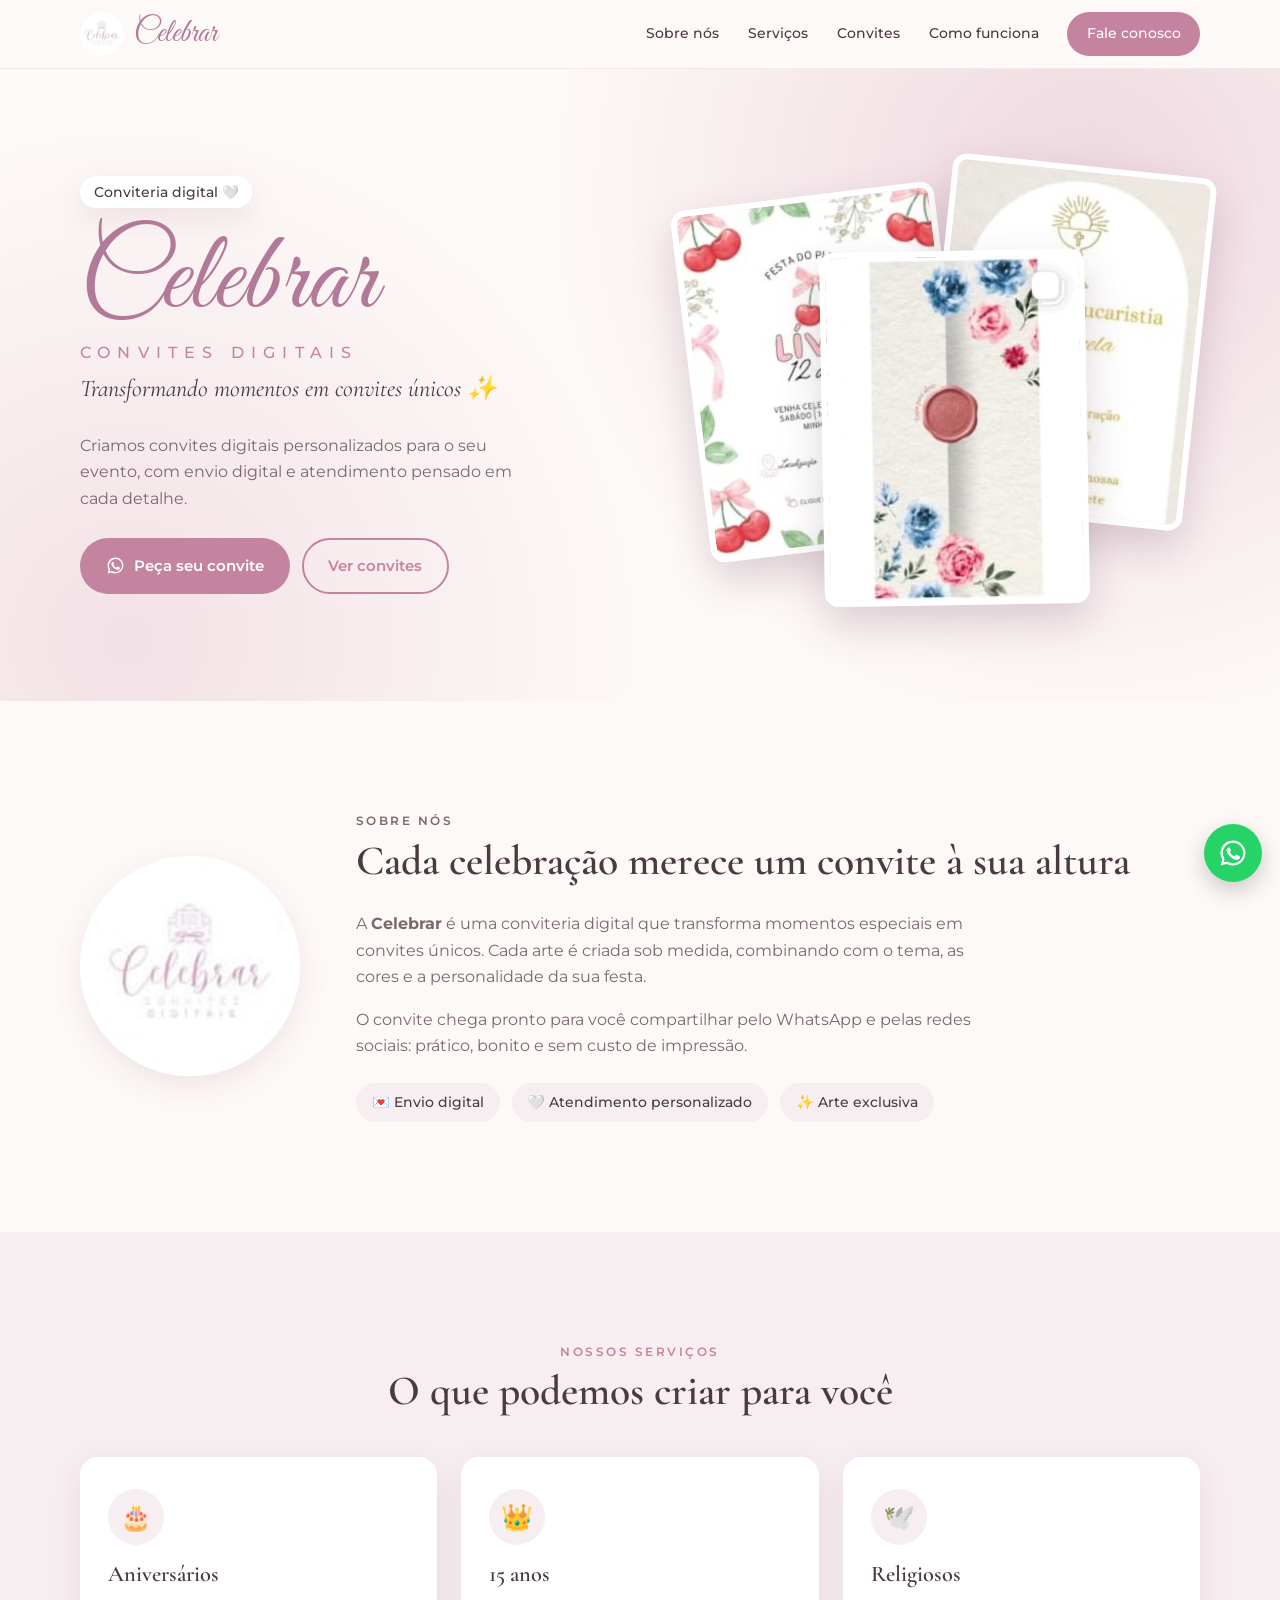
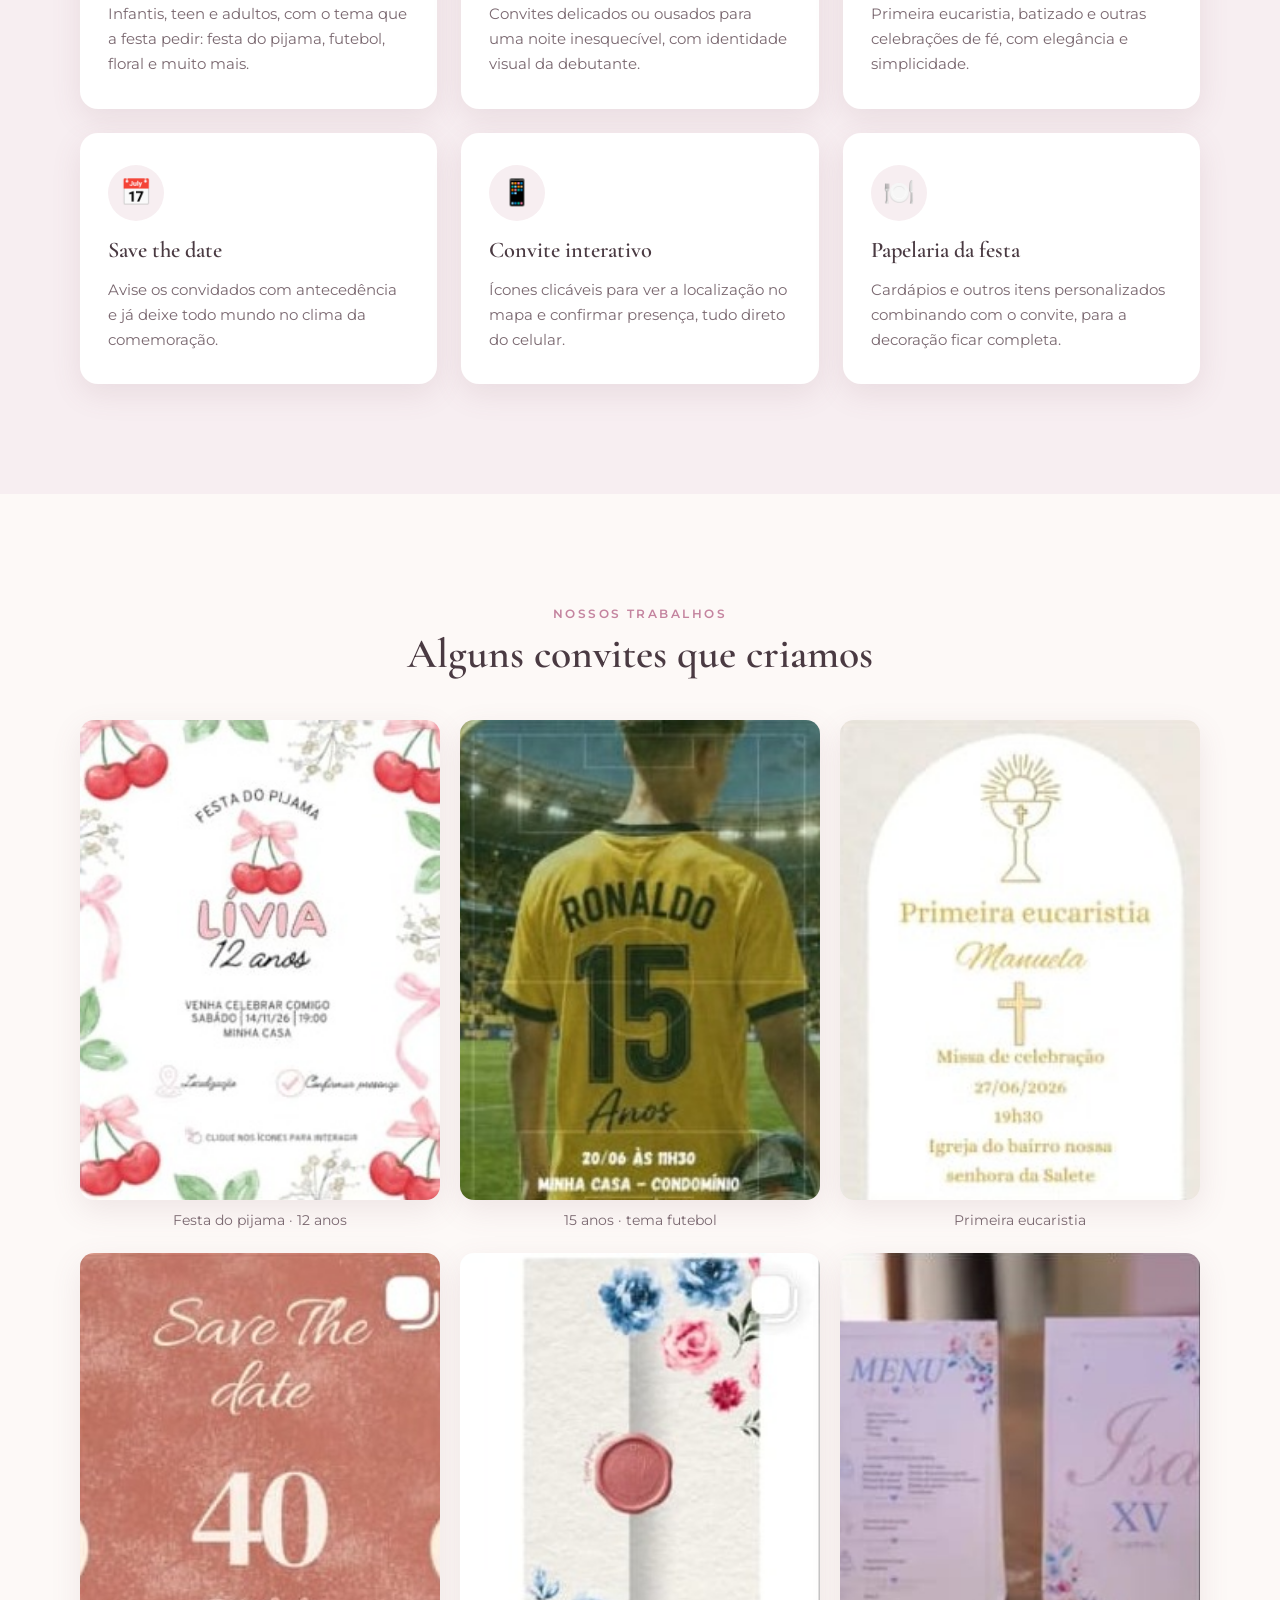
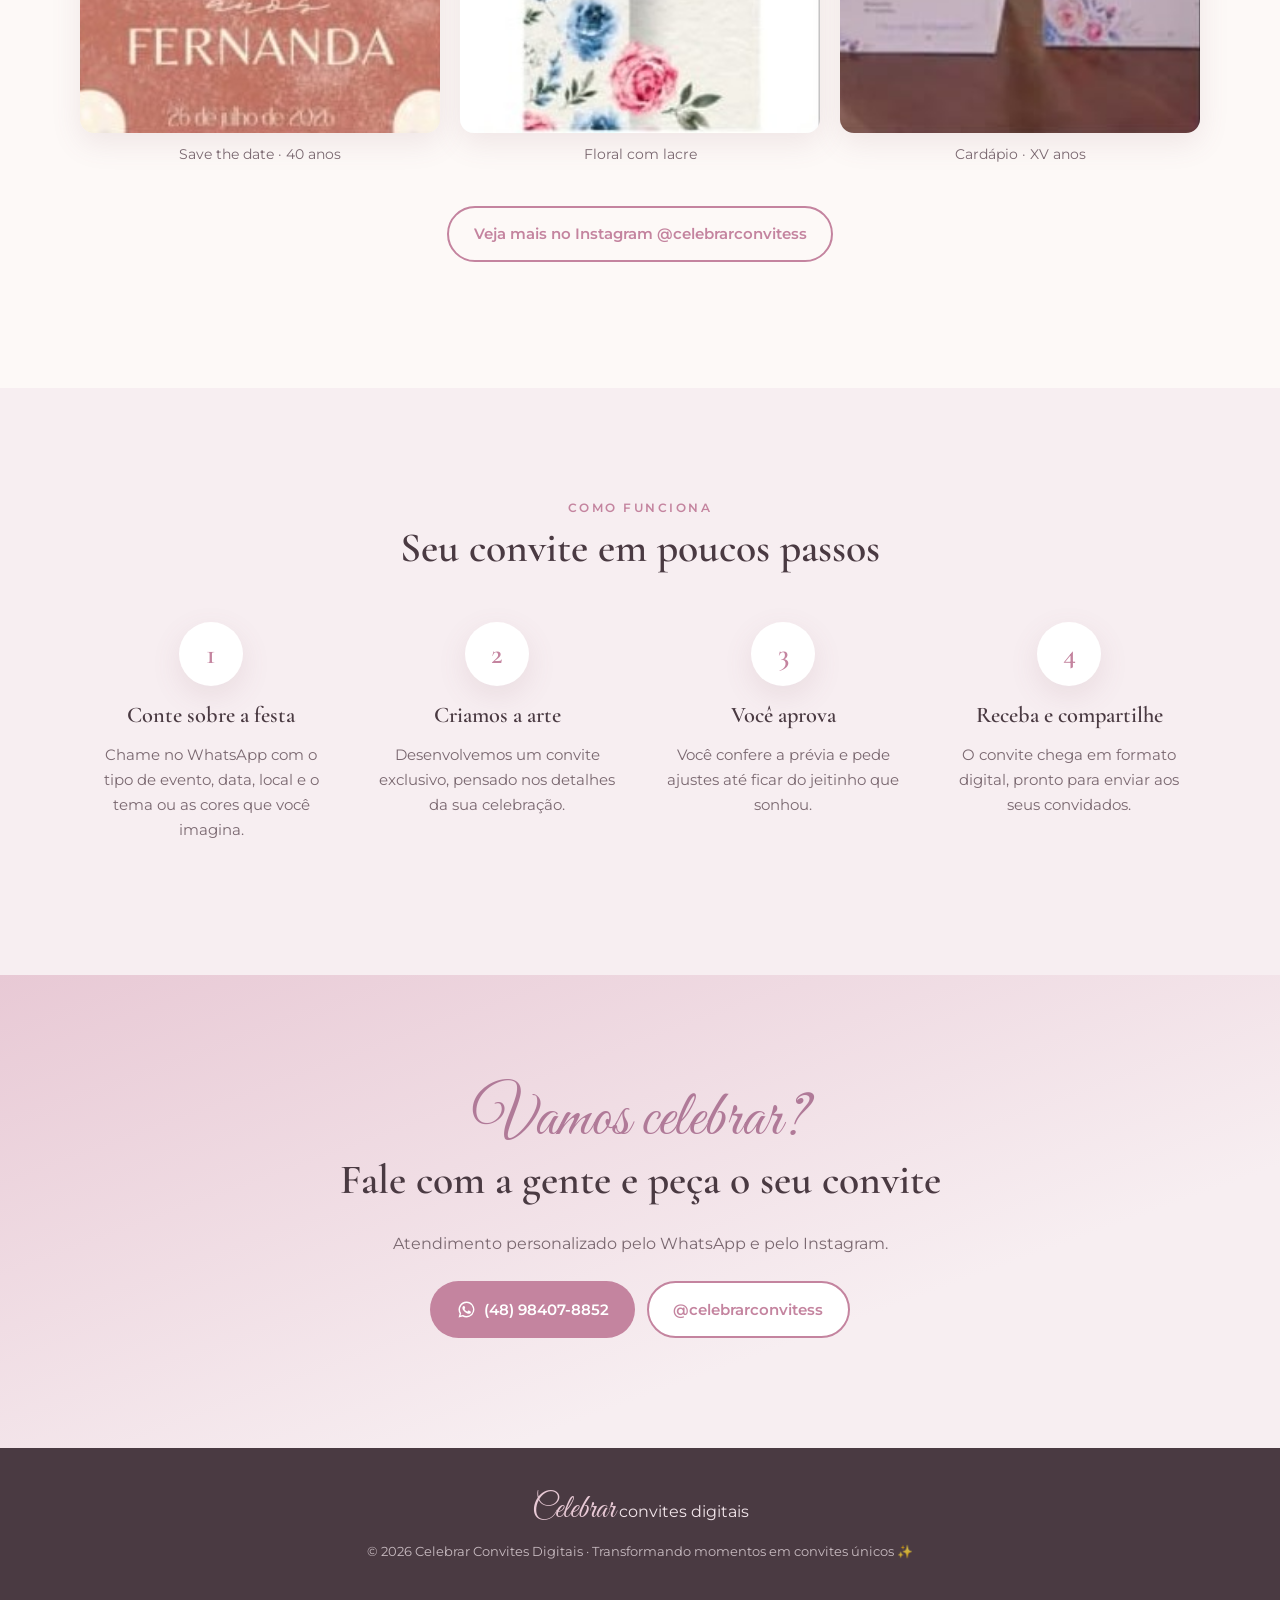
<file: index.html>
<!doctype html>
<html lang="pt-BR">
<head>
  <meta charset="utf-8">
  <meta name="viewport" content="width=device-width, initial-scale=1">
  <title>Celebrar Convites Digitais | Conviteria digital</title>
  <meta name="description" content="Celebrar Convites Digitais: transformando momentos em convites únicos. Convites digitais personalizados para aniversários, 15 anos, primeira eucaristia, save the date e mais. Envio digital e atendimento personalizado.">
  <meta property="og:title" content="Celebrar Convites Digitais">
  <meta property="og:description" content="Transformando momentos em convites únicos ✨ Envio digital | atendimento personalizado.">
  <meta property="og:image" content="assets/img/logo.jpg">
  <meta name="theme-color" content="#f7eef1">
  <link rel="icon" href="assets/img/logo.jpg">
  <link rel="preconnect" href="https://fonts.googleapis.com">
  <link rel="preconnect" href="https://fonts.gstatic.com" crossorigin>
  <link href="https://fonts.googleapis.com/css2?family=Great+Vibes&family=Cormorant+Garamond:ital,wght@0,500;0,600;1,500&family=Montserrat:wght@400;500;600&display=swap" rel="stylesheet">
  <link rel="stylesheet" href="assets/css/style.css">
</head>
<body>

<header class="topo" id="topo">
  <div class="container topo__inner">
    <a href="#inicio" class="marca" aria-label="Celebrar Convites Digitais - início">
      <img src="assets/img/logo.jpg" alt="" width="44" height="44">
      <span>Celebrar</span>
    </a>
    <button class="menu-btn" aria-label="Abrir menu" aria-expanded="false" aria-controls="menu">
      <span></span><span></span><span></span>
    </button>
    <nav id="menu" class="menu">
      <a href="#sobre">Sobre nós</a>
      <a href="#servicos">Serviços</a>
      <a href="#galeria">Convites</a>
      <a href="#como-funciona">Como funciona</a>
      <a href="#contato" class="btn btn--pequeno">Fale conosco</a>
    </nav>
  </div>
</header>

<main>

  <!-- INÍCIO -->
  <section class="hero" id="inicio">
    <div class="container hero__inner">
      <div class="hero__texto">
        <p class="selo">Conviteria digital 🤍</p>
        <h1>
          <span class="script">Celebrar</span>
          <span class="hero__sub">convites digitais</span>
        </h1>
        <p class="hero__frase">Transformando momentos em convites únicos ✨</p>
        <p class="hero__desc">Criamos convites digitais personalizados para o seu evento, com envio digital e atendimento pensado em cada detalhe.</p>
        <div class="hero__acoes">
          <a class="btn btn--whats js-whats" href="https://wa.me/5548984078852" target="_blank" rel="noopener">
            <svg viewBox="0 0 24 24" aria-hidden="true"><path d="M12 2a10 10 0 0 0-8.6 15.1L2 22l5-1.3A10 10 0 1 0 12 2Zm0 18.2a8.2 8.2 0 0 1-4.2-1.2l-.3-.2-3 .8.8-2.9-.2-.3A8.2 8.2 0 1 1 12 20.2Zm4.5-6.1c-.2-.1-1.5-.7-1.7-.8s-.4-.1-.6.1-.7.8-.8 1-.3.2-.5.1a6.7 6.7 0 0 1-3.3-2.9c-.3-.4.2-.4.7-1.4.1-.2 0-.3 0-.4l-.8-1.8c-.2-.5-.4-.4-.6-.4h-.5a1 1 0 0 0-.7.3 3 3 0 0 0-.9 2.2 5.2 5.2 0 0 0 1.1 2.7 11.8 11.8 0 0 0 4.5 4c1.7.7 2.3.8 3.2.6a2.7 2.7 0 0 0 1.8-1.2 2.2 2.2 0 0 0 .1-1.3c0-.1-.2-.2-.4-.3Z"/></svg>
            Peça seu convite
          </a>
          <a class="btn btn--contorno" href="#galeria">Ver convites</a>
        </div>
      </div>
      <div class="hero__visual" aria-hidden="true">
        <img class="hero__card hero__card--1" src="assets/img/festa-pijama-livia.jpg" alt="">
        <img class="hero__card hero__card--2" src="assets/img/eucaristia-manuela.jpg" alt="">
        <img class="hero__card hero__card--3" src="assets/img/convite-floral-lacre.jpg" alt="">
      </div>
    </div>
  </section>

  <!-- SOBRE -->
  <section class="secao" id="sobre">
    <div class="container sobre">
      <img class="sobre__logo" src="assets/img/logo.jpg" alt="Logo Celebrar Convites Digitais" width="220" height="220">
      <div>
        <p class="sobretitulo">Sobre nós</p>
        <h2>Cada celebração merece um convite à sua altura</h2>
        <p>A <strong>Celebrar</strong> é uma conviteria digital que transforma momentos especiais em convites únicos. Cada arte é criada sob medida, combinando com o tema, as cores e a personalidade da sua festa.</p>
        <p>O convite chega pronto para você compartilhar pelo WhatsApp e pelas redes sociais: prático, bonito e sem custo de impressão.</p>
        <ul class="destaques">
          <li><span>💌</span> Envio digital</li>
          <li><span>🤍</span> Atendimento personalizado</li>
          <li><span>✨</span> Arte exclusiva</li>
        </ul>
      </div>
    </div>
  </section>

  <!-- SERVIÇOS -->
  <section class="secao secao--rosa" id="servicos">
    <div class="container">
      <p class="sobretitulo centro">Nossos serviços</p>
      <h2 class="centro">O que podemos criar para você</h2>
      <div class="cards">
        <article class="card">
          <div class="card__icone">🎂</div>
          <h3>Aniversários</h3>
          <p>Infantis, teen e adultos, com o tema que a festa pedir: festa do pijama, futebol, floral e muito mais.</p>
        </article>
        <article class="card">
          <div class="card__icone">👑</div>
          <h3>15 anos</h3>
          <p>Convites delicados ou ousados para uma noite inesquecível, com identidade visual da debutante.</p>
        </article>
        <article class="card">
          <div class="card__icone">🕊️</div>
          <h3>Religiosos</h3>
          <p>Primeira eucaristia, batizado e outras celebrações de fé, com elegância e simplicidade.</p>
        </article>
        <article class="card">
          <div class="card__icone">📅</div>
          <h3>Save the date</h3>
          <p>Avise os convidados com antecedência e já deixe todo mundo no clima da comemoração.</p>
        </article>
        <article class="card">
          <div class="card__icone">📱</div>
          <h3>Convite interativo</h3>
          <p>Ícones clicáveis para ver a localização no mapa e confirmar presença, tudo direto do celular.</p>
        </article>
        <article class="card">
          <div class="card__icone">🍽️</div>
          <h3>Papelaria da festa</h3>
          <p>Cardápios e outros itens personalizados combinando com o convite, para a decoração ficar completa.</p>
        </article>
      </div>
    </div>
  </section>

  <!-- GALERIA -->
  <section class="secao" id="galeria">
    <div class="container">
      <p class="sobretitulo centro">Nossos trabalhos</p>
      <h2 class="centro">Alguns convites que criamos</h2>
      <div class="galeria">
        <figure><img src="assets/img/festa-pijama-livia.jpg" alt="Convite de festa do pijama da Lívia, 12 anos, com tema de cerejas e laços" loading="lazy"><figcaption>Festa do pijama · 12 anos</figcaption></figure>
        <figure><img src="assets/img/15-anos-futebol.jpg" alt="Convite de 15 anos com tema de futebol, camisa amarela número 15" loading="lazy"><figcaption>15 anos · tema futebol</figcaption></figure>
        <figure><img src="assets/img/eucaristia-manuela.jpg" alt="Convite de primeira eucaristia da Manuela em tons de dourado" loading="lazy"><figcaption>Primeira eucaristia</figcaption></figure>
        <figure><img src="assets/img/save-the-date-40-fernanda.jpg" alt="Save the date de 40 anos da Fernanda em tom terracota" loading="lazy"><figcaption>Save the date · 40 anos</figcaption></figure>
        <figure><img src="assets/img/convite-floral-lacre.jpg" alt="Convite floral com rosas azuis e rosas e lacre de cera" loading="lazy"><figcaption>Floral com lacre</figcaption></figure>
        <figure><img src="assets/img/menu-xv-isa.jpg" alt="Cardápio personalizado de festa de XV anos com flores" loading="lazy"><figcaption>Cardápio · XV anos</figcaption></figure>
      </div>
      <p class="centro galeria__mais">
        <a class="btn btn--contorno" href="https://www.instagram.com/celebrarconvitess/" target="_blank" rel="noopener">Veja mais no Instagram @celebrarconvitess</a>
      </p>
    </div>
  </section>

  <!-- COMO FUNCIONA -->
  <section class="secao secao--rosa" id="como-funciona">
    <div class="container">
      <p class="sobretitulo centro">Como funciona</p>
      <h2 class="centro">Seu convite em poucos passos</h2>
      <ol class="passos">
        <li>
          <span class="passos__num">1</span>
          <h3>Conte sobre a festa</h3>
          <p>Chame no WhatsApp com o tipo de evento, data, local e o tema ou as cores que você imagina.</p>
        </li>
        <li>
          <span class="passos__num">2</span>
          <h3>Criamos a arte</h3>
          <p>Desenvolvemos um convite exclusivo, pensado nos detalhes da sua celebração.</p>
        </li>
        <li>
          <span class="passos__num">3</span>
          <h3>Você aprova</h3>
          <p>Você confere a prévia e pede ajustes até ficar do jeitinho que sonhou.</p>
        </li>
        <li>
          <span class="passos__num">4</span>
          <h3>Receba e compartilhe</h3>
          <p>O convite chega em formato digital, pronto para enviar aos seus convidados.</p>
        </li>
      </ol>
    </div>
  </section>

  <!-- CONTATO -->
  <section class="secao contato" id="contato">
    <div class="container contato__inner">
      <span class="script contato__script">Vamos celebrar?</span>
      <h2>Fale com a gente e peça o seu convite</h2>
      <p>Atendimento personalizado pelo WhatsApp e pelo Instagram.</p>
      <div class="contato__acoes">
        <a class="btn btn--whats js-whats" href="https://wa.me/5548984078852" target="_blank" rel="noopener">
          <svg viewBox="0 0 24 24" aria-hidden="true"><path d="M12 2a10 10 0 0 0-8.6 15.1L2 22l5-1.3A10 10 0 1 0 12 2Zm0 18.2a8.2 8.2 0 0 1-4.2-1.2l-.3-.2-3 .8.8-2.9-.2-.3A8.2 8.2 0 1 1 12 20.2Zm4.5-6.1c-.2-.1-1.5-.7-1.7-.8s-.4-.1-.6.1-.7.8-.8 1-.3.2-.5.1a6.7 6.7 0 0 1-3.3-2.9c-.3-.4.2-.4.7-1.4.1-.2 0-.3 0-.4l-.8-1.8c-.2-.5-.4-.4-.6-.4h-.5a1 1 0 0 0-.7.3 3 3 0 0 0-.9 2.2 5.2 5.2 0 0 0 1.1 2.7 11.8 11.8 0 0 0 4.5 4c1.7.7 2.3.8 3.2.6a2.7 2.7 0 0 0 1.8-1.2 2.2 2.2 0 0 0 .1-1.3c0-.1-.2-.2-.4-.3Z"/></svg>
          (48) 98407-8852
        </a>
        <a class="btn btn--contorno" href="https://www.instagram.com/celebrarconvitess/" target="_blank" rel="noopener">@celebrarconvitess</a>
      </div>
    </div>
  </section>

</main>

<footer class="rodape">
  <div class="container">
    <p><span class="script">Celebrar</span> convites digitais</p>
    <p class="rodape__peq">© <span id="ano">2026</span> Celebrar Convites Digitais · Transformando momentos em convites únicos ✨</p>
  </div>
</footer>

<a class="whats-flutuante js-whats" href="https://wa.me/5548984078852" target="_blank" rel="noopener" aria-label="Fale conosco pelo WhatsApp">
  <svg viewBox="0 0 24 24" aria-hidden="true"><path d="M12 2a10 10 0 0 0-8.6 15.1L2 22l5-1.3A10 10 0 1 0 12 2Zm0 18.2a8.2 8.2 0 0 1-4.2-1.2l-.3-.2-3 .8.8-2.9-.2-.3A8.2 8.2 0 1 1 12 20.2Zm4.5-6.1c-.2-.1-1.5-.7-1.7-.8s-.4-.1-.6.1-.7.8-.8 1-.3.2-.5.1a6.7 6.7 0 0 1-3.3-2.9c-.3-.4.2-.4.7-1.4.1-.2 0-.3 0-.4l-.8-1.8c-.2-.5-.4-.4-.6-.4h-.5a1 1 0 0 0-.7.3 3 3 0 0 0-.9 2.2 5.2 5.2 0 0 0 1.1 2.7 11.8 11.8 0 0 0 4.5 4c1.7.7 2.3.8 3.2.6a2.7 2.7 0 0 0 1.8-1.2 2.2 2.2 0 0 0 .1-1.3c0-.1-.2-.2-.4-.3Z"/></svg>
</a>

<div class="lightbox" hidden>
  <button class="lightbox__fechar" aria-label="Fechar">×</button>
  <img alt="">
</div>

<script src="assets/js/main.js"></script>
</body>
</html>
</file>
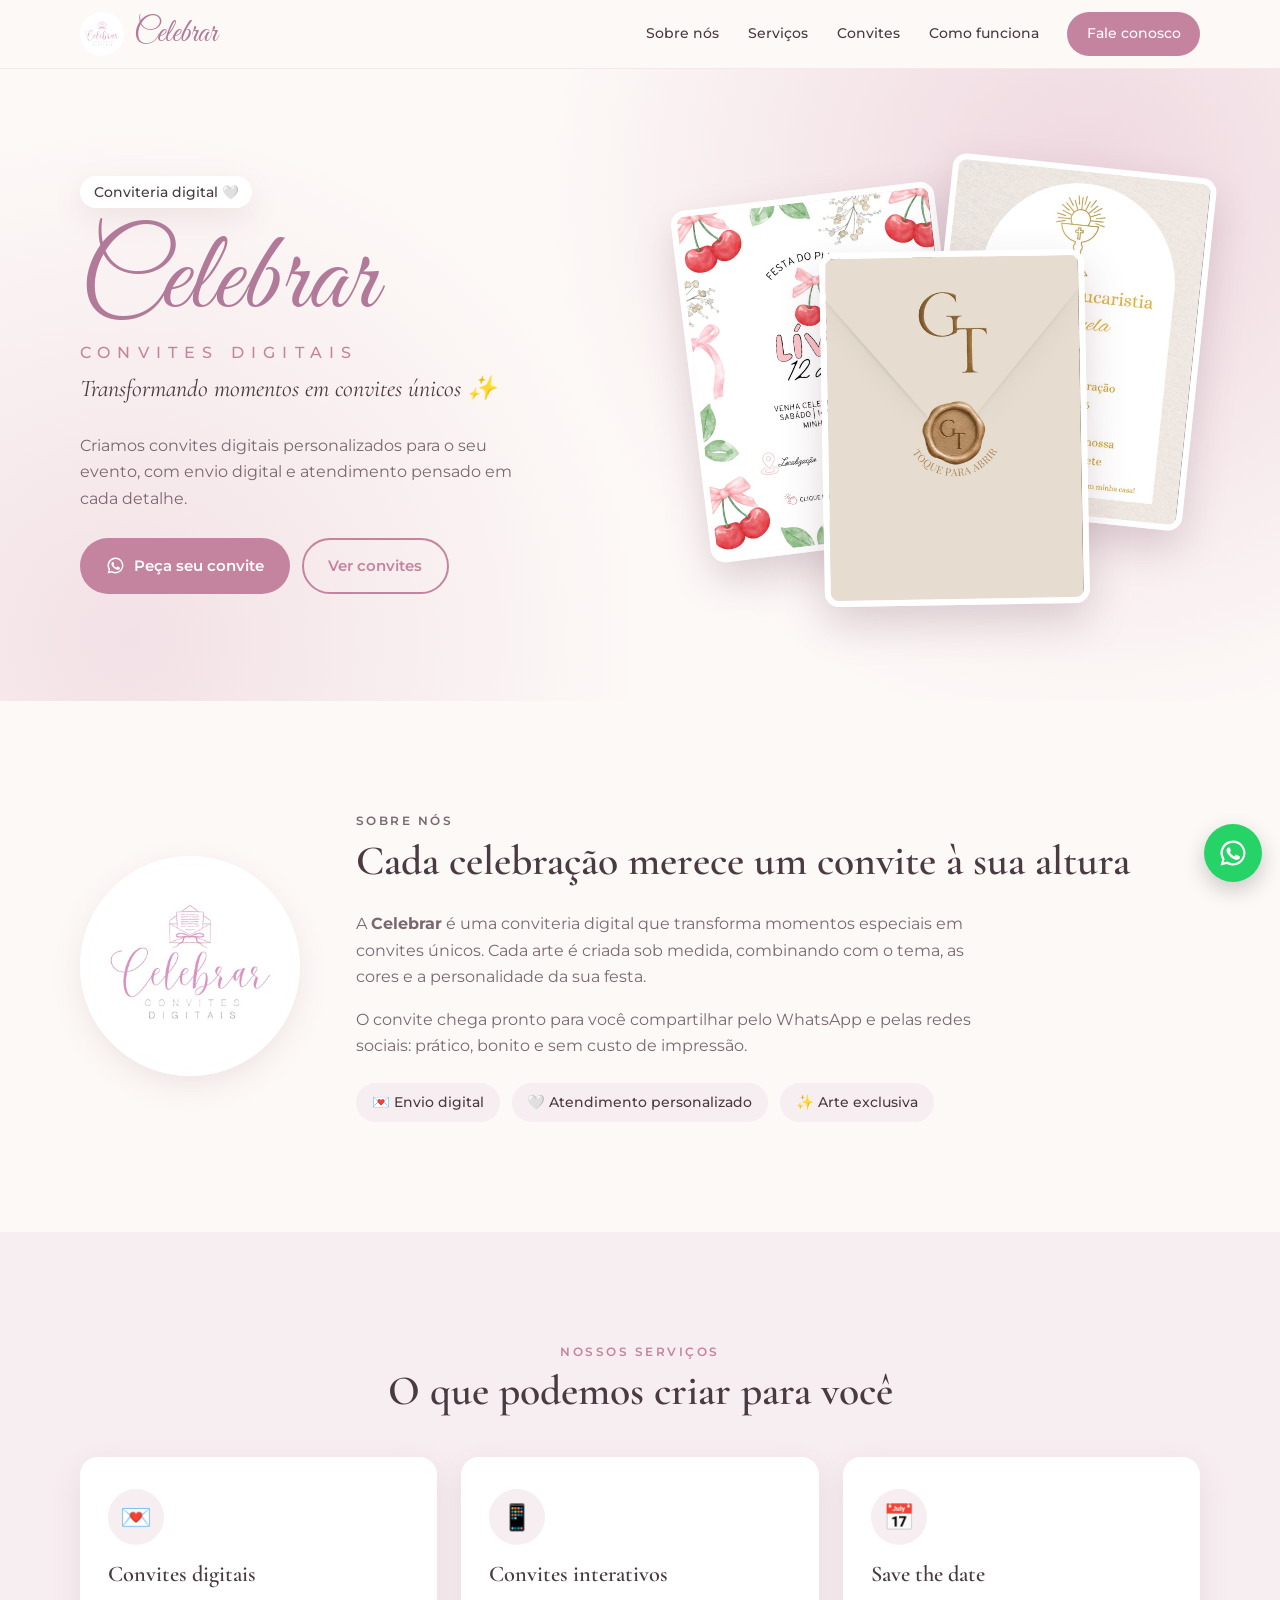
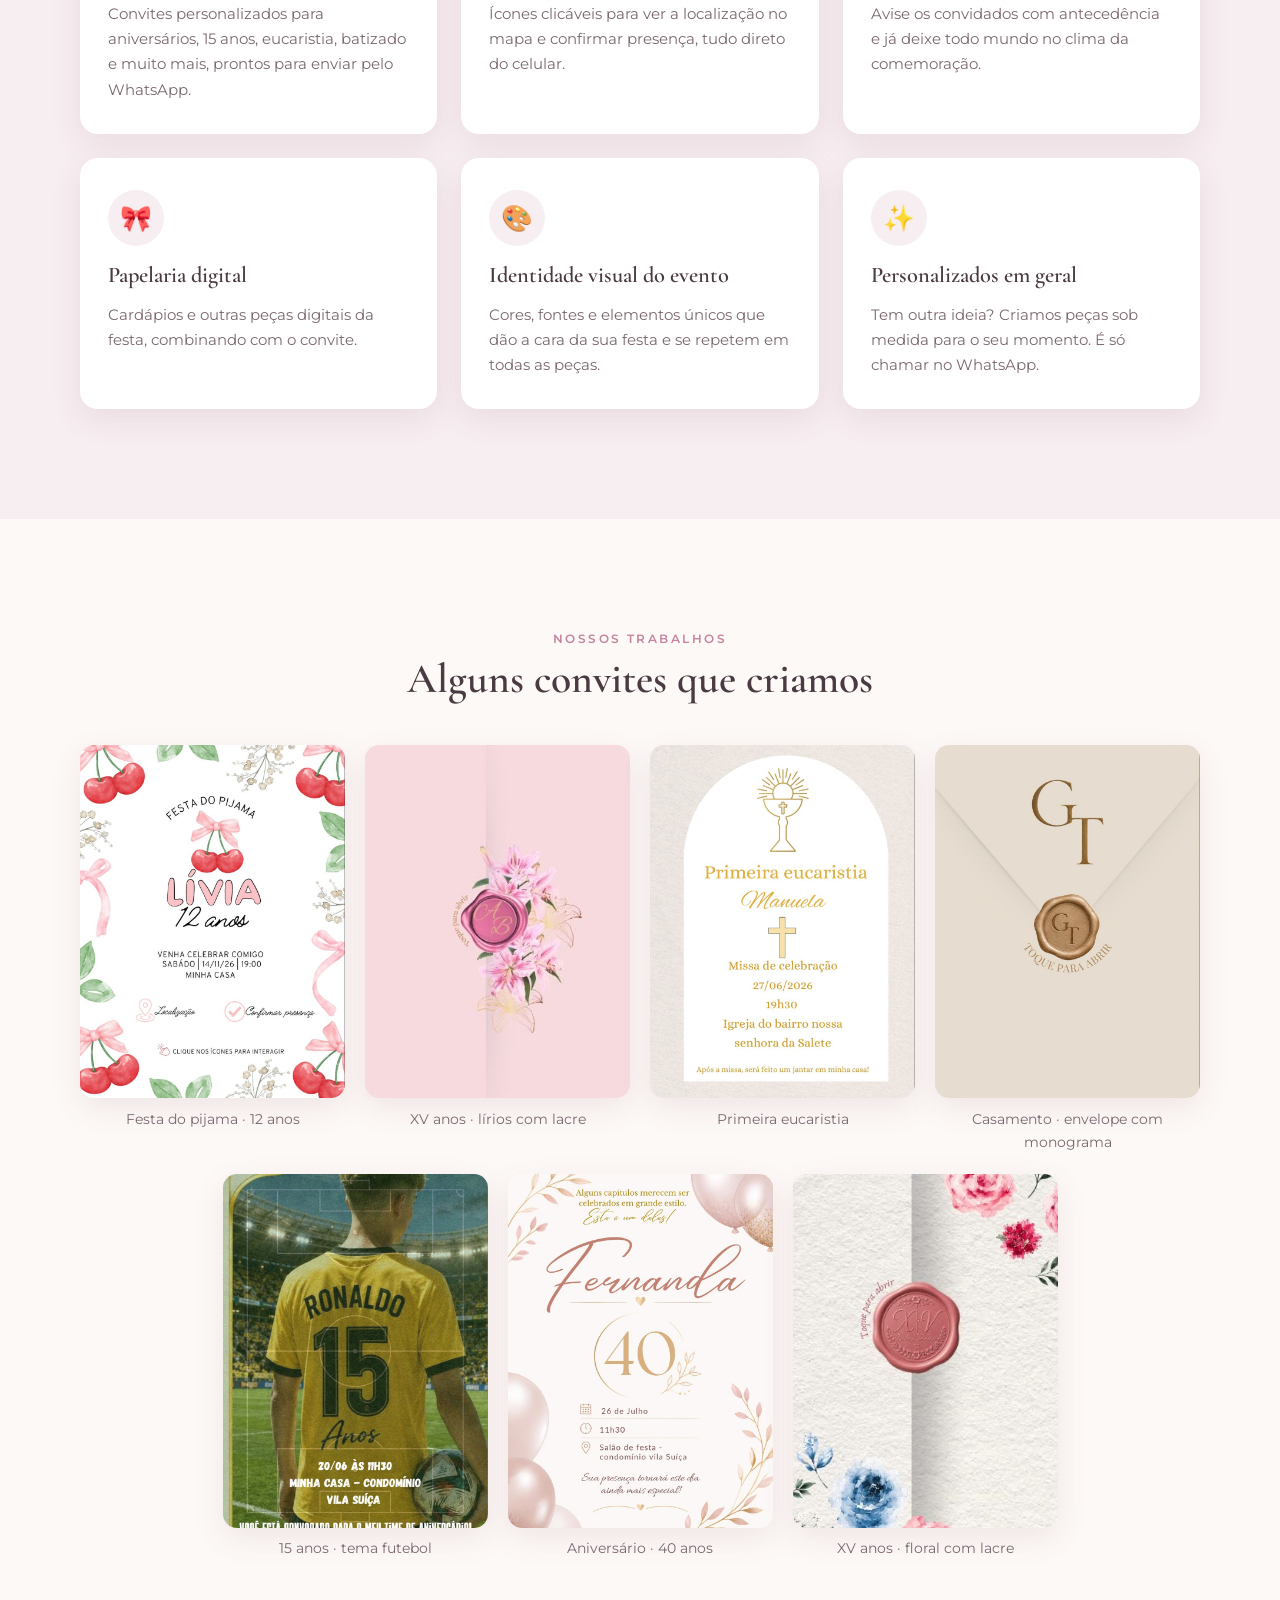
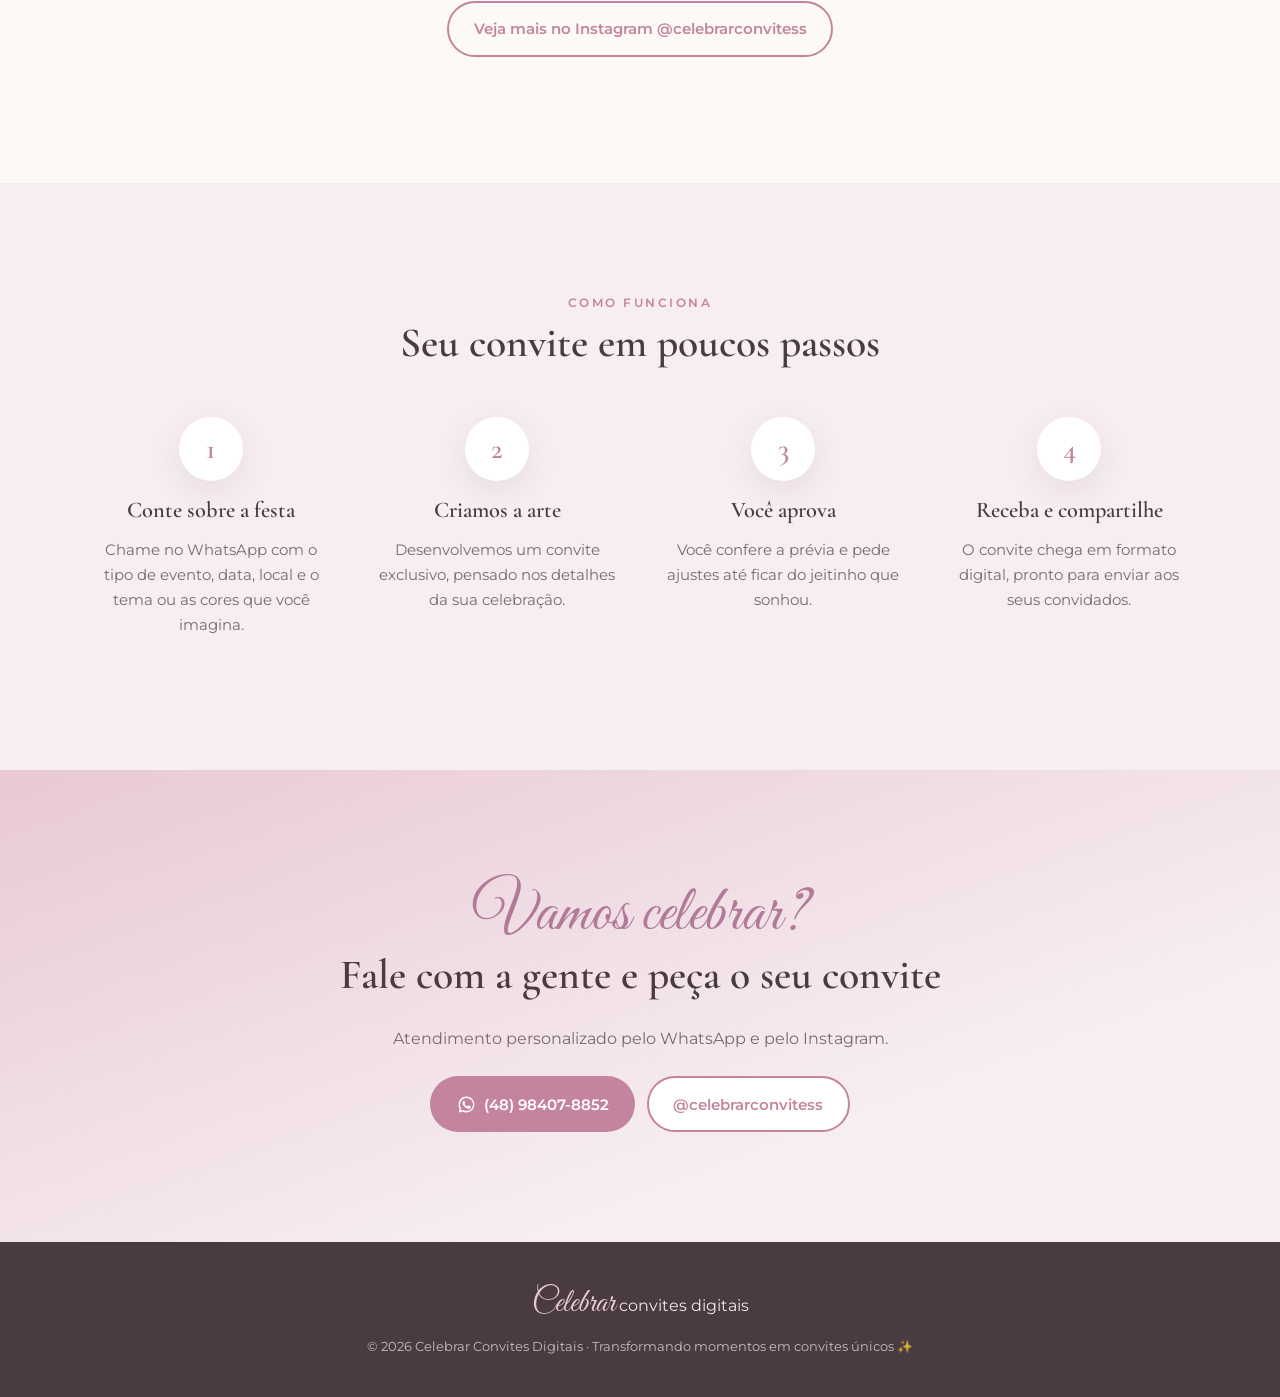
<file: public/index.html>
<!doctype html>
<html lang="pt-BR">
<head>
  <meta charset="utf-8">
  <meta name="viewport" content="width=device-width, initial-scale=1">
  <title>Celebrar Convites Digitais | Conviteria digital</title>
  <meta name="description" content="Celebrar Convites Digitais: transformando momentos em convites únicos. Convites digitais e interativos, save the date, papelaria digital e identidade visual para aniversários, 15 anos, casamento, eucaristia e mais. Envio digital e atendimento personalizado.">
  <link rel="canonical" href="https://convitescelebrar.com.br/">
  <meta property="og:type" content="website">
  <meta property="og:locale" content="pt_BR">
  <meta property="og:url" content="https://convitescelebrar.com.br/">
  <meta property="og:site_name" content="Celebrar Convites Digitais">
  <meta property="og:title" content="Celebrar Convites Digitais">
  <meta property="og:description" content="Transformando momentos em convites únicos ✨ Envio digital | atendimento personalizado.">
  <meta property="og:image" content="https://convitescelebrar.com.br/assets/img/logo.jpg">
  <meta name="theme-color" content="#f7eef1">
  <link rel="icon" href="assets/img/logo.jpg">
  <link rel="preconnect" href="https://fonts.googleapis.com">
  <link rel="preconnect" href="https://fonts.gstatic.com" crossorigin>
  <link href="https://fonts.googleapis.com/css2?family=Great+Vibes&family=Cormorant+Garamond:ital,wght@0,500;0,600;1,500&family=Montserrat:wght@400;500;600&display=swap" rel="stylesheet">
  <link rel="stylesheet" href="assets/css/style.css">
</head>
<body>

<header class="topo" id="topo">
  <div class="container topo__inner">
    <a href="#inicio" class="marca" aria-label="Celebrar Convites Digitais - início">
      <img src="assets/img/logo.jpg" alt="" width="44" height="44">
      <span>Celebrar</span>
    </a>
    <button class="menu-btn" aria-label="Abrir menu" aria-expanded="false" aria-controls="menu">
      <span></span><span></span><span></span>
    </button>
    <nav id="menu" class="menu">
      <a href="#sobre">Sobre nós</a>
      <a href="#servicos">Serviços</a>
      <a href="#galeria">Convites</a>
      <a href="#como-funciona">Como funciona</a>
      <a href="#contato" class="btn btn--pequeno">Fale conosco</a>
    </nav>
  </div>
</header>

<main>

  <!-- INÍCIO -->
  <section class="hero" id="inicio">
    <div class="container hero__inner">
      <div class="hero__texto">
        <p class="selo">Conviteria digital 🤍</p>
        <h1>
          <span class="script">Celebrar</span>
          <span class="hero__sub">convites digitais</span>
        </h1>
        <p class="hero__frase">Transformando momentos em convites únicos ✨</p>
        <p class="hero__desc">Criamos convites digitais personalizados para o seu evento, com envio digital e atendimento pensado em cada detalhe.</p>
        <div class="hero__acoes">
          <a class="btn btn--whats js-whats" href="https://wa.me/5548984078852" target="_blank" rel="noopener">
            <svg viewBox="0 0 24 24" aria-hidden="true"><path d="M12 2a10 10 0 0 0-8.6 15.1L2 22l5-1.3A10 10 0 1 0 12 2Zm0 18.2a8.2 8.2 0 0 1-4.2-1.2l-.3-.2-3 .8.8-2.9-.2-.3A8.2 8.2 0 1 1 12 20.2Zm4.5-6.1c-.2-.1-1.5-.7-1.7-.8s-.4-.1-.6.1-.7.8-.8 1-.3.2-.5.1a6.7 6.7 0 0 1-3.3-2.9c-.3-.4.2-.4.7-1.4.1-.2 0-.3 0-.4l-.8-1.8c-.2-.5-.4-.4-.6-.4h-.5a1 1 0 0 0-.7.3 3 3 0 0 0-.9 2.2 5.2 5.2 0 0 0 1.1 2.7 11.8 11.8 0 0 0 4.5 4c1.7.7 2.3.8 3.2.6a2.7 2.7 0 0 0 1.8-1.2 2.2 2.2 0 0 0 .1-1.3c0-.1-.2-.2-.4-.3Z"/></svg>
            Peça seu convite
          </a>
          <a class="btn btn--contorno" href="#galeria">Ver convites</a>
        </div>
      </div>
      <div class="hero__visual" aria-hidden="true">
        <img class="hero__card hero__card--1" src="assets/img/festa-pijama-livia.jpg" alt="">
        <img class="hero__card hero__card--2" src="assets/img/eucaristia-manuela.jpg" alt="">
        <img class="hero__card hero__card--3" src="assets/img/convite-envelope-gt.jpg" alt="">
      </div>
    </div>
  </section>

  <!-- SOBRE -->
  <section class="secao" id="sobre">
    <div class="container sobre">
      <img class="sobre__logo" src="assets/img/logo.jpg" alt="Logo Celebrar Convites Digitais" width="220" height="220">
      <div>
        <p class="sobretitulo">Sobre nós</p>
        <h2>Cada celebração merece um convite à sua altura</h2>
        <p>A <strong>Celebrar</strong> é uma conviteria digital que transforma momentos especiais em convites únicos. Cada arte é criada sob medida, combinando com o tema, as cores e a personalidade da sua festa.</p>
        <p>O convite chega pronto para você compartilhar pelo WhatsApp e pelas redes sociais: prático, bonito e sem custo de impressão.</p>
        <ul class="destaques">
          <li><span>💌</span> Envio digital</li>
          <li><span>🤍</span> Atendimento personalizado</li>
          <li><span>✨</span> Arte exclusiva</li>
        </ul>
      </div>
    </div>
  </section>

  <!-- SERVIÇOS -->
  <section class="secao secao--rosa" id="servicos">
    <div class="container">
      <p class="sobretitulo centro">Nossos serviços</p>
      <h2 class="centro">O que podemos criar para você</h2>
      <div class="cards">
        <article class="card">
          <div class="card__icone">💌</div>
          <h3>Convites digitais</h3>
          <p>Convites personalizados para aniversários, 15 anos, eucaristia, batizado e muito mais, prontos para enviar pelo WhatsApp.</p>
        </article>
        <article class="card">
          <div class="card__icone">📱</div>
          <h3>Convites interativos</h3>
          <p>Ícones clicáveis para ver a localização no mapa e confirmar presença, tudo direto do celular.</p>
        </article>
        <article class="card">
          <div class="card__icone">📅</div>
          <h3>Save the date</h3>
          <p>Avise os convidados com antecedência e já deixe todo mundo no clima da comemoração.</p>
        </article>
        <article class="card">
          <div class="card__icone">🎀</div>
          <h3>Papelaria digital</h3>
          <p>Cardápios e outras peças digitais da festa, combinando com o convite.</p>
        </article>
        <article class="card">
          <div class="card__icone">🎨</div>
          <h3>Identidade visual do evento</h3>
          <p>Cores, fontes e elementos únicos que dão a cara da sua festa e se repetem em todas as peças.</p>
        </article>
        <article class="card">
          <div class="card__icone">✨</div>
          <h3>Personalizados em geral</h3>
          <p>Tem outra ideia? Criamos peças sob medida para o seu momento. É só chamar no WhatsApp.</p>
        </article>
      </div>
    </div>
  </section>

  <!-- GALERIA -->
  <section class="secao" id="galeria">
    <div class="container">
      <p class="sobretitulo centro">Nossos trabalhos</p>
      <h2 class="centro">Alguns convites que criamos</h2>
      <div class="galeria">
        <figure><img src="assets/img/festa-pijama-livia.jpg" alt="Convite de festa do pijama da Lívia, 12 anos, com tema de cerejas e laços" loading="lazy"><figcaption>Festa do pijama · 12 anos</figcaption></figure>
        <figure><img src="assets/img/xv-anos-ana-beatriz.jpg" alt="Convite de XV anos da Ana Beatriz em rosa, com lírios e lacre" loading="lazy"><figcaption>XV anos · lírios com lacre</figcaption></figure>
        <figure><img src="assets/img/eucaristia-manuela.jpg" alt="Convite de primeira eucaristia da Manuela em tons de dourado" loading="lazy"><figcaption>Primeira eucaristia</figcaption></figure>
        <figure><img src="assets/img/convite-envelope-gt.jpg" alt="Convite de casamento em envelope bege com monograma GT dourado e lacre" loading="lazy"><figcaption>Casamento · envelope com monograma</figcaption></figure>
        <figure><img src="assets/img/15-anos-futebol.jpg" alt="Convite de 15 anos com tema de futebol, camisa amarela número 15" loading="lazy"><figcaption>15 anos · tema futebol</figcaption></figure>
        <figure><img src="assets/img/aniversario-40-fernanda.jpg" alt="Convite de aniversário de 40 anos da Fernanda com balões e folhagens em rosé e dourado" loading="lazy"><figcaption>Aniversário · 40 anos</figcaption></figure>
        <figure><img src="assets/img/convite-floral-lacre.jpg" alt="Convite de XV anos floral com rosas azuis e rosas e lacre de cera" loading="lazy"><figcaption>XV anos · floral com lacre</figcaption></figure>
      </div>
      <p class="centro galeria__mais">
        <a class="btn btn--contorno" href="https://www.instagram.com/celebrarconvitess/" target="_blank" rel="noopener">Veja mais no Instagram @celebrarconvitess</a>
      </p>
    </div>
  </section>

  <!-- COMO FUNCIONA -->
  <section class="secao secao--rosa" id="como-funciona">
    <div class="container">
      <p class="sobretitulo centro">Como funciona</p>
      <h2 class="centro">Seu convite em poucos passos</h2>
      <ol class="passos">
        <li>
          <span class="passos__num">1</span>
          <h3>Conte sobre a festa</h3>
          <p>Chame no WhatsApp com o tipo de evento, data, local e o tema ou as cores que você imagina.</p>
        </li>
        <li>
          <span class="passos__num">2</span>
          <h3>Criamos a arte</h3>
          <p>Desenvolvemos um convite exclusivo, pensado nos detalhes da sua celebração.</p>
        </li>
        <li>
          <span class="passos__num">3</span>
          <h3>Você aprova</h3>
          <p>Você confere a prévia e pede ajustes até ficar do jeitinho que sonhou.</p>
        </li>
        <li>
          <span class="passos__num">4</span>
          <h3>Receba e compartilhe</h3>
          <p>O convite chega em formato digital, pronto para enviar aos seus convidados.</p>
        </li>
      </ol>
    </div>
  </section>

  <!-- CONTATO -->
  <section class="secao contato" id="contato">
    <div class="container contato__inner">
      <span class="script contato__script">Vamos celebrar?</span>
      <h2>Fale com a gente e peça o seu convite</h2>
      <p>Atendimento personalizado pelo WhatsApp e pelo Instagram.</p>
      <div class="contato__acoes">
        <a class="btn btn--whats js-whats" href="https://wa.me/5548984078852" target="_blank" rel="noopener">
          <svg viewBox="0 0 24 24" aria-hidden="true"><path d="M12 2a10 10 0 0 0-8.6 15.1L2 22l5-1.3A10 10 0 1 0 12 2Zm0 18.2a8.2 8.2 0 0 1-4.2-1.2l-.3-.2-3 .8.8-2.9-.2-.3A8.2 8.2 0 1 1 12 20.2Zm4.5-6.1c-.2-.1-1.5-.7-1.7-.8s-.4-.1-.6.1-.7.8-.8 1-.3.2-.5.1a6.7 6.7 0 0 1-3.3-2.9c-.3-.4.2-.4.7-1.4.1-.2 0-.3 0-.4l-.8-1.8c-.2-.5-.4-.4-.6-.4h-.5a1 1 0 0 0-.7.3 3 3 0 0 0-.9 2.2 5.2 5.2 0 0 0 1.1 2.7 11.8 11.8 0 0 0 4.5 4c1.7.7 2.3.8 3.2.6a2.7 2.7 0 0 0 1.8-1.2 2.2 2.2 0 0 0 .1-1.3c0-.1-.2-.2-.4-.3Z"/></svg>
          (48) 98407-8852
        </a>
        <a class="btn btn--contorno" href="https://www.instagram.com/celebrarconvitess/" target="_blank" rel="noopener">@celebrarconvitess</a>
      </div>
    </div>
  </section>

</main>

<footer class="rodape">
  <div class="container">
    <p><span class="script">Celebrar</span> convites digitais</p>
    <p class="rodape__peq">© <span id="ano">2026</span> Celebrar Convites Digitais · Transformando momentos em convites únicos ✨</p>
  </div>
</footer>

<a class="whats-flutuante js-whats" href="https://wa.me/5548984078852" target="_blank" rel="noopener" aria-label="Fale conosco pelo WhatsApp">
  <svg viewBox="0 0 24 24" aria-hidden="true"><path d="M12 2a10 10 0 0 0-8.6 15.1L2 22l5-1.3A10 10 0 1 0 12 2Zm0 18.2a8.2 8.2 0 0 1-4.2-1.2l-.3-.2-3 .8.8-2.9-.2-.3A8.2 8.2 0 1 1 12 20.2Zm4.5-6.1c-.2-.1-1.5-.7-1.7-.8s-.4-.1-.6.1-.7.8-.8 1-.3.2-.5.1a6.7 6.7 0 0 1-3.3-2.9c-.3-.4.2-.4.7-1.4.1-.2 0-.3 0-.4l-.8-1.8c-.2-.5-.4-.4-.6-.4h-.5a1 1 0 0 0-.7.3 3 3 0 0 0-.9 2.2 5.2 5.2 0 0 0 1.1 2.7 11.8 11.8 0 0 0 4.5 4c1.7.7 2.3.8 3.2.6a2.7 2.7 0 0 0 1.8-1.2 2.2 2.2 0 0 0 .1-1.3c0-.1-.2-.2-.4-.3Z"/></svg>
</a>

<div class="lightbox" hidden>
  <button class="lightbox__fechar" aria-label="Fechar">×</button>
  <img alt="">
</div>

<script src="assets/js/main.js"></script>
</body>
</html>
</file>
<file: assets/css/style.css>
:root {
  --creme: #fdf9f7;
  --rosa-claro: #f7eef1;
  --rosa: #e8c9d5;
  --rosa-forte: #c4849f;
  --lilas: #b07a98;
  --texto: #4a3a42;
  --texto-suave: #7a6870;
  --branco: #ffffff;
  --whats: #25d366;
  --sombra: 0 10px 30px rgba(140, 90, 110, .12);
  --raio: 18px;
  --fonte-script: "Great Vibes", cursive;
  --fonte-titulo: "Cormorant Garamond", Georgia, serif;
  --fonte-texto: "Montserrat", system-ui, sans-serif;
}

*, *::before, *::after { box-sizing: border-box; }
html { scroll-behavior: smooth; scroll-padding-top: 76px; }
body {
  margin: 0;
  font-family: var(--fonte-texto);
  color: var(--texto);
  background: var(--creme);
  line-height: 1.65;
  -webkit-font-smoothing: antialiased;
}
img { max-width: 100%; display: block; }
a { color: inherit; }
h1, h2, h3 { font-family: var(--fonte-titulo); font-weight: 600; line-height: 1.2; margin: 0 0 .6em; }
h2 { font-size: clamp(1.9rem, 4vw, 2.6rem); }
h3 { font-size: 1.4rem; }
p { margin: 0 0 1em; }

.container { width: min(1120px, 100% - 32px); margin-inline: auto; }
.centro { text-align: center; }
.script { font-family: var(--fonte-script); font-weight: 400; color: var(--lilas); }
.sobretitulo {
  text-transform: uppercase; letter-spacing: .2em; font-size: .78rem;
  font-weight: 600; color: var(--rosa-forte); margin-bottom: .4em;
}

/* Botões */
.btn {
  display: inline-flex; align-items: center; gap: .55em;
  padding: .9em 1.6em; border-radius: 999px; font-weight: 600; font-size: .95rem;
  text-decoration: none; border: 2px solid transparent; cursor: pointer;
  transition: transform .2s, box-shadow .2s, background .2s, color .2s;
}
.btn:hover { transform: translateY(-2px); box-shadow: var(--sombra); }
.btn svg { width: 1.25em; height: 1.25em; fill: currentColor; }
.btn--whats { background: var(--rosa-forte); color: var(--branco); }
.btn--whats:hover { background: var(--lilas); }
.btn--contorno { border-color: var(--rosa-forte); color: var(--rosa-forte); background: transparent; }
.btn--contorno:hover { background: var(--rosa-forte); color: var(--branco); }
.btn--pequeno { padding: .55em 1.2em; font-size: .85rem; background: var(--rosa-forte); color: var(--branco) !important; }

/* Topo */
.topo {
  position: sticky; top: 0; z-index: 50;
  background: rgba(253, 249, 247, .9); backdrop-filter: blur(10px);
  border-bottom: 1px solid rgba(196, 132, 159, .15);
}
.topo__inner { display: flex; align-items: center; justify-content: space-between; height: 68px; }
.marca { display: flex; align-items: center; gap: .6rem; text-decoration: none; }
.marca img { width: 44px; height: 44px; border-radius: 50%; object-fit: cover; }
.marca span { font-family: var(--fonte-script); font-size: 2rem; color: var(--lilas); line-height: 1; }
.menu { display: flex; align-items: center; gap: 1.8rem; }
.menu a { text-decoration: none; font-size: .9rem; font-weight: 500; }
.menu a:not(.btn):hover { color: var(--rosa-forte); }
.menu-btn { display: none; background: none; border: 0; padding: 8px; cursor: pointer; }
.menu-btn span { display: block; width: 24px; height: 2px; margin: 5px 0; background: var(--texto); transition: transform .25s, opacity .25s; }

/* Hero */
.hero {
  background:
    radial-gradient(circle at 85% 20%, rgba(232, 201, 213, .7), transparent 45%),
    radial-gradient(circle at 10% 90%, rgba(232, 201, 213, .5), transparent 40%),
    var(--creme);
  padding: clamp(48px, 8vw, 96px) 0;
  overflow: hidden;
}
.hero__inner { display: grid; grid-template-columns: 1.1fr 1fr; gap: 48px; align-items: center; }
.selo {
  display: inline-block; background: var(--branco); padding: .35em 1em; border-radius: 999px;
  font-size: .85rem; font-weight: 500; box-shadow: var(--sombra);
}
.hero h1 { margin: .2em 0 .3em; }
.hero h1 .script { display: block; font-size: clamp(4rem, 11vw, 7rem); line-height: 1; }
.hero__sub {
  display: block; font-family: var(--fonte-texto); font-size: clamp(.85rem, 2vw, 1rem);
  letter-spacing: .45em; text-transform: uppercase; color: var(--rosa-forte); font-weight: 500;
  margin-top: .3em;
}
.hero__frase { font-family: var(--fonte-titulo); font-style: italic; font-size: 1.5rem; }
.hero__desc { color: var(--texto-suave); max-width: 460px; }
.hero__acoes { display: flex; flex-wrap: wrap; gap: 12px; margin-top: 1.6em; }
.hero__visual { position: relative; height: 440px; }
.hero__card {
  position: absolute; width: 52%; border-radius: 14px; box-shadow: 0 18px 40px rgba(110, 70, 90, .22);
  border: 6px solid var(--branco); object-fit: cover; aspect-ratio: 3 / 4;
}
.hero__card--1 { left: 0; top: 30px; transform: rotate(-7deg); }
.hero__card--2 { right: 0; top: 0; transform: rotate(6deg); }
.hero__card--3 { left: 26%; bottom: 0; transform: rotate(-1deg); z-index: 2; }

/* Seções */
.secao { padding: clamp(64px, 9vw, 110px) 0; }
.secao--rosa { background: var(--rosa-claro); }

.sobre { display: grid; grid-template-columns: auto 1fr; gap: 56px; align-items: center; }
.sobre__logo { width: 220px; height: 220px; border-radius: 50%; object-fit: cover; box-shadow: var(--sombra); border: 8px solid var(--branco); }
.sobre p { color: var(--texto-suave); max-width: 620px; }
.destaques { list-style: none; padding: 0; margin: 1.5em 0 0; display: flex; flex-wrap: wrap; gap: 12px; }
.destaques li { background: var(--rosa-claro); padding: .5em 1.1em; border-radius: 999px; font-size: .9rem; font-weight: 500; }

.cards { display: grid; grid-template-columns: repeat(3, 1fr); gap: 24px; margin-top: 40px; }
.card {
  background: var(--branco); border-radius: var(--raio); padding: 32px 28px; box-shadow: var(--sombra);
  transition: transform .25s;
}
.card:hover { transform: translateY(-4px); }
.card__icone {
  width: 56px; height: 56px; display: grid; place-items: center; font-size: 1.6rem;
  border-radius: 50%; background: var(--rosa-claro); margin-bottom: 16px;
}
.card p { color: var(--texto-suave); font-size: .95rem; margin: 0; }

.galeria { display: grid; grid-template-columns: repeat(3, 1fr); gap: 20px; margin-top: 40px; }
.galeria figure { margin: 0; cursor: zoom-in; }
.galeria img {
  width: 100%; aspect-ratio: 3 / 4; object-fit: cover; border-radius: 14px;
  box-shadow: var(--sombra); transition: transform .3s;
}
.galeria figure:hover img { transform: scale(1.02); }
.galeria figcaption { text-align: center; font-size: .88rem; color: var(--texto-suave); margin-top: .7em; }
.galeria__mais { margin-top: 40px; }

.passos { list-style: none; padding: 0; margin: 40px 0 0; display: grid; grid-template-columns: repeat(4, 1fr); gap: 24px; counter-reset: p; }
.passos li { text-align: center; padding: 8px 12px; }
.passos__num {
  display: grid; place-items: center; width: 64px; height: 64px; margin: 0 auto 16px;
  border-radius: 50%; background: var(--branco); color: var(--rosa-forte);
  font-family: var(--fonte-titulo); font-size: 1.8rem; font-weight: 600; box-shadow: var(--sombra);
}
.passos p { color: var(--texto-suave); font-size: .95rem; }

.contato { text-align: center; background: linear-gradient(160deg, var(--rosa) 0%, var(--rosa-claro) 70%); }
.contato__script { display: block; font-size: clamp(2.8rem, 7vw, 4rem); line-height: 1.1; }
.contato p { color: var(--texto-suave); }
.contato__acoes { display: flex; flex-wrap: wrap; gap: 12px; justify-content: center; margin-top: 1.5em; }
.contato .btn--contorno { background: var(--branco); }
.contato .btn--contorno:hover { background: var(--rosa-forte); }

.rodape { background: var(--texto); color: #f2e6eb; text-align: center; padding: 36px 0; }
.rodape .script { color: var(--rosa); font-size: 2rem; }
.rodape p { margin: 0 0 .3em; }
.rodape__peq { font-size: .8rem; opacity: .75; }

.whats-flutuante {
  position: fixed; right: 18px; bottom: 18px; z-index: 60;
  width: 58px; height: 58px; border-radius: 50%; display: grid; place-items: center;
  background: var(--whats); box-shadow: 0 8px 22px rgba(0, 0, 0, .2); transition: transform .2s;
}
.whats-flutuante:hover { transform: scale(1.08); }
.whats-flutuante svg { width: 30px; height: 30px; fill: #fff; }

.lightbox {
  position: fixed; inset: 0; z-index: 100; background: rgba(40, 25, 32, .85);
  display: grid; place-items: center; padding: 24px;
}
.lightbox[hidden] { display: none; }
.lightbox img { max-height: 88vh; max-width: min(92vw, 520px); border-radius: 12px; }
.lightbox__fechar {
  position: absolute; top: 14px; right: 18px; background: none; border: 0; color: #fff;
  font-size: 2.6rem; line-height: 1; cursor: pointer;
}

/* Animação ao rolar */
.revelar { opacity: 0; transform: translateY(24px); transition: opacity .7s ease, transform .7s ease; }
.revelar.visivel { opacity: 1; transform: none; }
@media (prefers-reduced-motion: reduce) {
  html { scroll-behavior: auto; }
  .revelar { opacity: 1; transform: none; transition: none; }
}

/* Responsivo */
@media (max-width: 900px) {
  .hero__inner { grid-template-columns: 1fr; text-align: center; }
  .hero__desc { margin-inline: auto; }
  .hero__acoes { justify-content: center; }
  .hero__visual { height: 360px; max-width: 420px; width: 100%; margin-inline: auto; }
  .sobre { grid-template-columns: 1fr; text-align: center; gap: 32px; }
  .sobre__logo { margin-inline: auto; width: 180px; height: 180px; }
  .sobre p { margin-inline: auto; }
  .destaques { justify-content: center; }
  .cards { grid-template-columns: repeat(2, 1fr); }
  .passos { grid-template-columns: repeat(2, 1fr); }
}
@media (max-width: 760px) {
  .menu-btn { display: block; }
  .menu {
    position: absolute; top: 68px; left: 0; right: 0; flex-direction: column; gap: 0;
    background: var(--creme); border-bottom: 1px solid rgba(196, 132, 159, .2);
    padding: 8px 16px 20px; display: none;
  }
  .menu.aberto { display: flex; }
  .menu a { padding: 12px 0; width: 100%; text-align: center; }
  .menu .btn--pequeno { width: auto; margin-top: 8px; padding: .7em 1.6em; }
  .menu-btn[aria-expanded="true"] span:nth-child(1) { transform: translateY(7px) rotate(45deg); }
  .menu-btn[aria-expanded="true"] span:nth-child(2) { opacity: 0; }
  .menu-btn[aria-expanded="true"] span:nth-child(3) { transform: translateY(-7px) rotate(-45deg); }
}
@media (max-width: 560px) {
  .cards { grid-template-columns: 1fr; }
  .galeria { grid-template-columns: repeat(2, 1fr); gap: 12px; }
  .passos { grid-template-columns: 1fr; }
  .hero__visual { height: 300px; }
}
</file>
<file: public/assets/css/style.css>
:root {
  --creme: #fdf9f7;
  --rosa-claro: #f7eef1;
  --rosa: #e8c9d5;
  --rosa-forte: #c4849f;
  --lilas: #b07a98;
  --texto: #4a3a42;
  --texto-suave: #7a6870;
  --branco: #ffffff;
  --whats: #25d366;
  --sombra: 0 10px 30px rgba(140, 90, 110, .12);
  --raio: 18px;
  --fonte-script: "Great Vibes", cursive;
  --fonte-titulo: "Cormorant Garamond", Georgia, serif;
  --fonte-texto: "Montserrat", system-ui, sans-serif;
}

*, *::before, *::after { box-sizing: border-box; }
html { scroll-behavior: smooth; scroll-padding-top: 76px; }
body {
  margin: 0;
  font-family: var(--fonte-texto);
  color: var(--texto);
  background: var(--creme);
  line-height: 1.65;
  -webkit-font-smoothing: antialiased;
}
img { max-width: 100%; display: block; }
a { color: inherit; }
h1, h2, h3 { font-family: var(--fonte-titulo); font-weight: 600; line-height: 1.2; margin: 0 0 .6em; }
h2 { font-size: clamp(1.9rem, 4vw, 2.6rem); }
h3 { font-size: 1.4rem; }
p { margin: 0 0 1em; }

.container { width: min(1120px, 100% - 32px); margin-inline: auto; }
.centro { text-align: center; }
.script { font-family: var(--fonte-script); font-weight: 400; color: var(--lilas); }
.sobretitulo {
  text-transform: uppercase; letter-spacing: .2em; font-size: .78rem;
  font-weight: 600; color: var(--rosa-forte); margin-bottom: .4em;
}

/* Botões */
.btn {
  display: inline-flex; align-items: center; gap: .55em;
  padding: .9em 1.6em; border-radius: 999px; font-weight: 600; font-size: .95rem;
  text-decoration: none; border: 2px solid transparent; cursor: pointer;
  transition: transform .2s, box-shadow .2s, background .2s, color .2s;
}
.btn:hover { transform: translateY(-2px); box-shadow: var(--sombra); }
.btn svg { width: 1.25em; height: 1.25em; fill: currentColor; }
.btn--whats { background: var(--rosa-forte); color: var(--branco); }
.btn--whats:hover { background: var(--lilas); }
.btn--contorno { border-color: var(--rosa-forte); color: var(--rosa-forte); background: transparent; }
.btn--contorno:hover { background: var(--rosa-forte); color: var(--branco); }
.btn--pequeno { padding: .55em 1.2em; font-size: .85rem; background: var(--rosa-forte); color: var(--branco) !important; }

/* Topo */
.topo {
  position: sticky; top: 0; z-index: 50;
  background: rgba(253, 249, 247, .9); backdrop-filter: blur(10px);
  border-bottom: 1px solid rgba(196, 132, 159, .15);
}
.topo__inner { display: flex; align-items: center; justify-content: space-between; height: 68px; }
.marca { display: flex; align-items: center; gap: .6rem; text-decoration: none; }
.marca img { width: 44px; height: 44px; border-radius: 50%; object-fit: cover; }
.marca span { font-family: var(--fonte-script); font-size: 2rem; color: var(--lilas); line-height: 1; }
.menu { display: flex; align-items: center; gap: 1.8rem; }
.menu a { text-decoration: none; font-size: .9rem; font-weight: 500; }
.menu a:not(.btn):hover { color: var(--rosa-forte); }
.menu-btn { display: none; background: none; border: 0; padding: 8px; cursor: pointer; }
.menu-btn span { display: block; width: 24px; height: 2px; margin: 5px 0; background: var(--texto); transition: transform .25s, opacity .25s; }

/* Hero */
.hero {
  background:
    radial-gradient(circle at 85% 20%, rgba(232, 201, 213, .7), transparent 45%),
    radial-gradient(circle at 10% 90%, rgba(232, 201, 213, .5), transparent 40%),
    var(--creme);
  padding: clamp(48px, 8vw, 96px) 0;
  overflow: hidden;
}
.hero__inner { display: grid; grid-template-columns: 1.1fr 1fr; gap: 48px; align-items: center; }
.selo {
  display: inline-block; background: var(--branco); padding: .35em 1em; border-radius: 999px;
  font-size: .85rem; font-weight: 500; box-shadow: var(--sombra);
}
.hero h1 { margin: .2em 0 .3em; }
.hero h1 .script { display: block; font-size: clamp(4rem, 11vw, 7rem); line-height: 1; }
.hero__sub {
  display: block; font-family: var(--fonte-texto); font-size: clamp(.85rem, 2vw, 1rem);
  letter-spacing: .45em; text-transform: uppercase; color: var(--rosa-forte); font-weight: 500;
  margin-top: .3em;
}
.hero__frase { font-family: var(--fonte-titulo); font-style: italic; font-size: 1.5rem; }
.hero__desc { color: var(--texto-suave); max-width: 460px; }
.hero__acoes { display: flex; flex-wrap: wrap; gap: 12px; margin-top: 1.6em; }
.hero__visual { position: relative; height: 440px; }
.hero__card {
  position: absolute; width: 52%; border-radius: 14px; box-shadow: 0 18px 40px rgba(110, 70, 90, .22);
  border: 6px solid var(--branco); object-fit: cover; aspect-ratio: 3 / 4;
}
.hero__card--1 { left: 0; top: 30px; transform: rotate(-7deg); }
.hero__card--2 { right: 0; top: 0; transform: rotate(6deg); }
.hero__card--3 { left: 26%; bottom: 0; transform: rotate(-1deg); z-index: 2; }

/* Seções */
.secao { padding: clamp(64px, 9vw, 110px) 0; }
.secao--rosa { background: var(--rosa-claro); }

.sobre { display: grid; grid-template-columns: auto 1fr; gap: 56px; align-items: center; }
.sobre__logo { width: 220px; height: 220px; border-radius: 50%; object-fit: cover; box-shadow: var(--sombra); border: 8px solid var(--branco); }
.sobre p { color: var(--texto-suave); max-width: 620px; }
.destaques { list-style: none; padding: 0; margin: 1.5em 0 0; display: flex; flex-wrap: wrap; gap: 12px; }
.destaques li { background: var(--rosa-claro); padding: .5em 1.1em; border-radius: 999px; font-size: .9rem; font-weight: 500; }

.cards { display: grid; grid-template-columns: repeat(3, 1fr); gap: 24px; margin-top: 40px; }
.card {
  background: var(--branco); border-radius: var(--raio); padding: 32px 28px; box-shadow: var(--sombra);
  transition: transform .25s;
}
.card:hover { transform: translateY(-4px); }
.card__icone {
  width: 56px; height: 56px; display: grid; place-items: center; font-size: 1.6rem;
  border-radius: 50%; background: var(--rosa-claro); margin-bottom: 16px;
}
.card p { color: var(--texto-suave); font-size: .95rem; margin: 0; }

.galeria { --colunas: 4; --espaco: 20px; display: flex; flex-wrap: wrap; justify-content: center; gap: var(--espaco); margin-top: 40px; }
.galeria figure { margin: 0; cursor: zoom-in; width: calc((100% - (var(--colunas) - 1) * var(--espaco)) / var(--colunas)); }
.galeria img {
  width: 100%; aspect-ratio: 3 / 4; object-fit: cover; border-radius: 14px;
  box-shadow: var(--sombra); transition: transform .3s;
}
.galeria figure:hover img { transform: scale(1.02); }
.galeria figcaption { text-align: center; font-size: .88rem; color: var(--texto-suave); margin-top: .7em; }
.galeria__mais { margin-top: 40px; }

.passos { list-style: none; padding: 0; margin: 40px 0 0; display: grid; grid-template-columns: repeat(4, 1fr); gap: 24px; counter-reset: p; }
.passos li { text-align: center; padding: 8px 12px; }
.passos__num {
  display: grid; place-items: center; width: 64px; height: 64px; margin: 0 auto 16px;
  border-radius: 50%; background: var(--branco); color: var(--rosa-forte);
  font-family: var(--fonte-titulo); font-size: 1.8rem; font-weight: 600; box-shadow: var(--sombra);
}
.passos p { color: var(--texto-suave); font-size: .95rem; }

.contato { text-align: center; background: linear-gradient(160deg, var(--rosa) 0%, var(--rosa-claro) 70%); }
.contato__script { display: block; font-size: clamp(2.8rem, 7vw, 4rem); line-height: 1.1; }
.contato p { color: var(--texto-suave); }
.contato__acoes { display: flex; flex-wrap: wrap; gap: 12px; justify-content: center; margin-top: 1.5em; }
.contato .btn--contorno { background: var(--branco); }
.contato .btn--contorno:hover { background: var(--rosa-forte); }

.rodape { background: var(--texto); color: #f2e6eb; text-align: center; padding: 36px 0; }
.rodape .script { color: var(--rosa); font-size: 2rem; }
.rodape p { margin: 0 0 .3em; }
.rodape__peq { font-size: .8rem; opacity: .75; }

.whats-flutuante {
  position: fixed; right: 18px; bottom: 18px; z-index: 60;
  width: 58px; height: 58px; border-radius: 50%; display: grid; place-items: center;
  background: var(--whats); box-shadow: 0 8px 22px rgba(0, 0, 0, .2); transition: transform .2s;
}
.whats-flutuante:hover { transform: scale(1.08); }
.whats-flutuante svg { width: 30px; height: 30px; fill: #fff; }

.lightbox {
  position: fixed; inset: 0; z-index: 100; background: rgba(40, 25, 32, .85);
  display: grid; place-items: center; padding: 24px;
}
.lightbox[hidden] { display: none; }
.lightbox img { max-height: 88vh; max-width: min(92vw, 520px); border-radius: 12px; }
.lightbox__fechar {
  position: absolute; top: 14px; right: 18px; background: none; border: 0; color: #fff;
  font-size: 2.6rem; line-height: 1; cursor: pointer;
}

/* Animação ao rolar */
.revelar { opacity: 0; transform: translateY(24px); transition: opacity .7s ease, transform .7s ease; }
.revelar.visivel { opacity: 1; transform: none; }
@media (prefers-reduced-motion: reduce) {
  html { scroll-behavior: auto; }
  .revelar { opacity: 1; transform: none; transition: none; }
}

/* Responsivo */
@media (max-width: 900px) {
  .galeria { --colunas: 3; }
  .hero__inner { grid-template-columns: 1fr; text-align: center; }
  .hero__desc { margin-inline: auto; }
  .hero__acoes { justify-content: center; }
  .hero__visual { height: 360px; max-width: 420px; width: 100%; margin-inline: auto; }
  .sobre { grid-template-columns: 1fr; text-align: center; gap: 32px; }
  .sobre__logo { margin-inline: auto; width: 180px; height: 180px; }
  .sobre p { margin-inline: auto; }
  .destaques { justify-content: center; }
  .cards { grid-template-columns: repeat(2, 1fr); }
  .passos { grid-template-columns: repeat(2, 1fr); }
}
@media (max-width: 760px) {
  .menu-btn { display: block; }
  .menu {
    position: absolute; top: 68px; left: 0; right: 0; flex-direction: column; gap: 0;
    background: var(--creme); border-bottom: 1px solid rgba(196, 132, 159, .2);
    padding: 8px 16px 20px; display: none;
  }
  .menu.aberto { display: flex; }
  .menu a { padding: 12px 0; width: 100%; text-align: center; }
  .menu .btn--pequeno { width: auto; margin-top: 8px; padding: .7em 1.6em; }
  .menu-btn[aria-expanded="true"] span:nth-child(1) { transform: translateY(7px) rotate(45deg); }
  .menu-btn[aria-expanded="true"] span:nth-child(2) { opacity: 0; }
  .menu-btn[aria-expanded="true"] span:nth-child(3) { transform: translateY(-7px) rotate(-45deg); }
}
@media (max-width: 560px) {
  .cards { grid-template-columns: 1fr; }
  .galeria { --colunas: 2; --espaco: 12px; }
  .passos { grid-template-columns: 1fr; }
  .hero__visual { height: 300px; }
}
</file>
